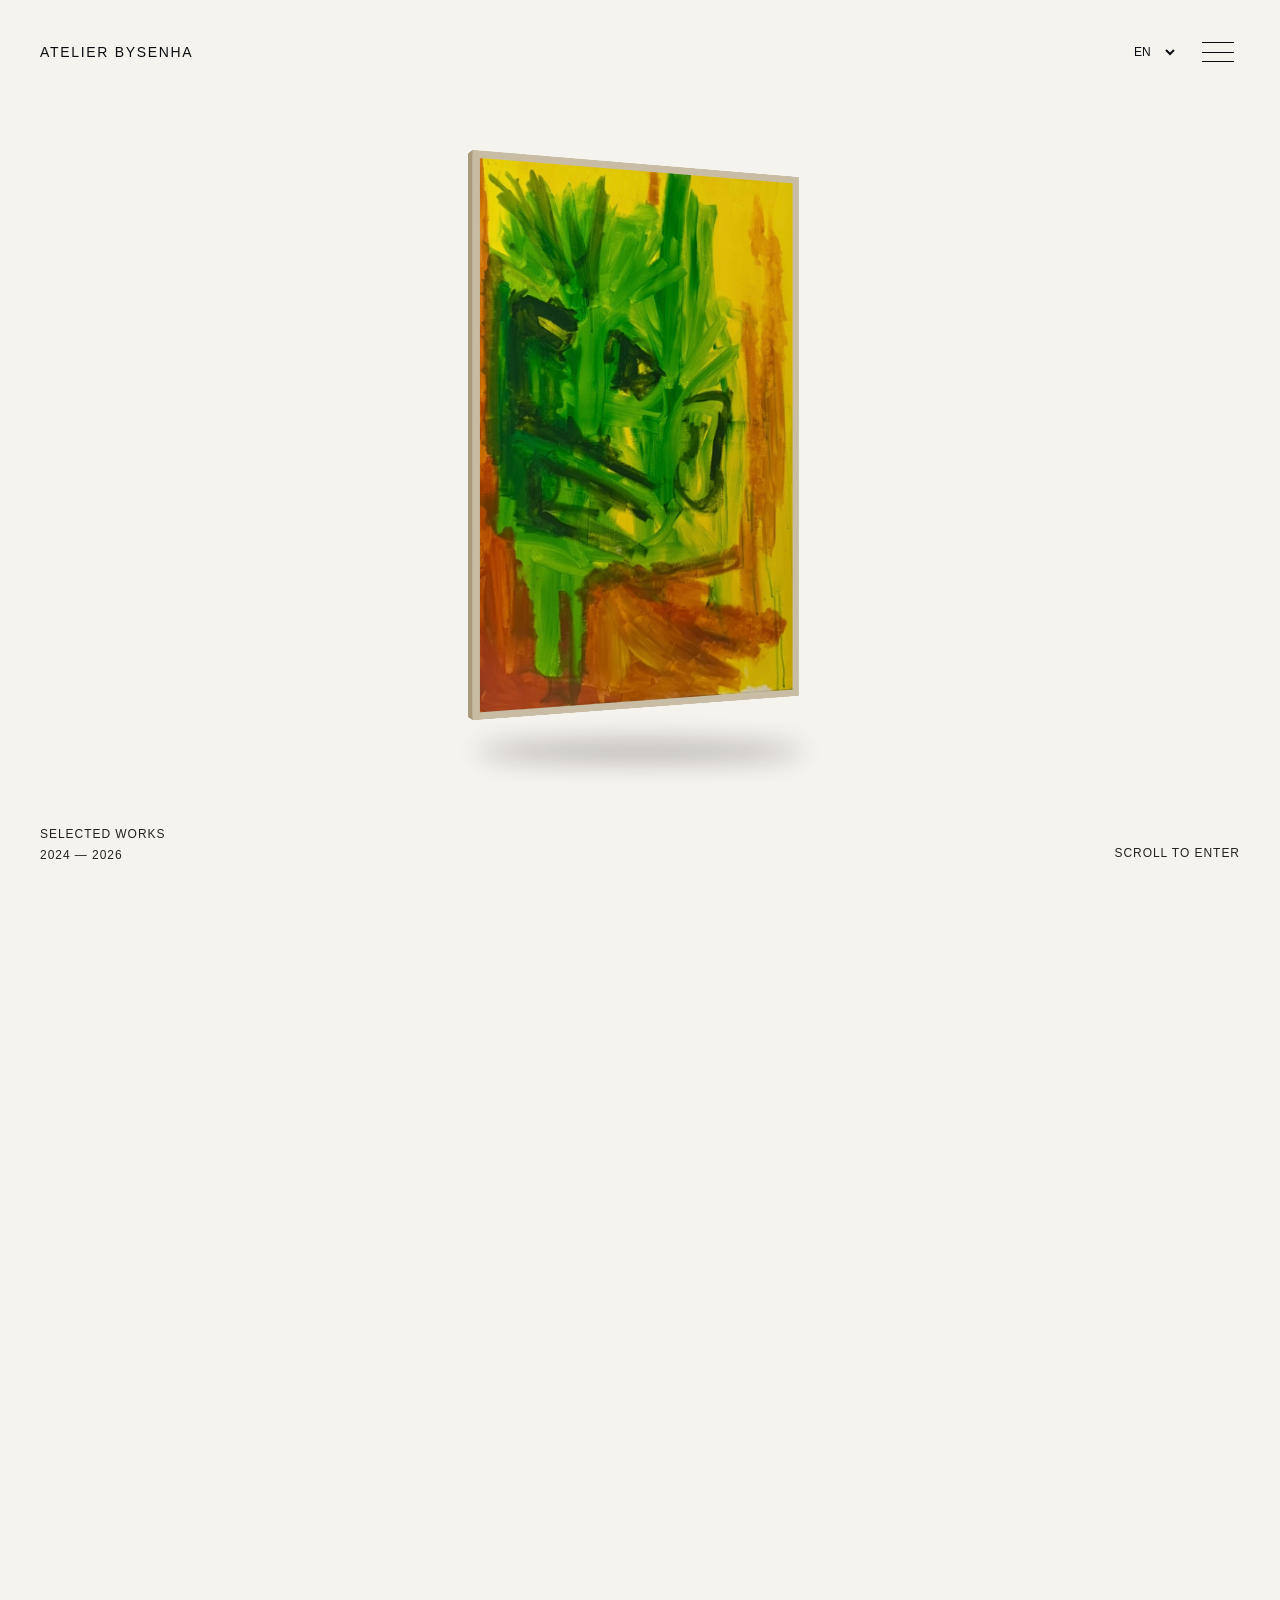
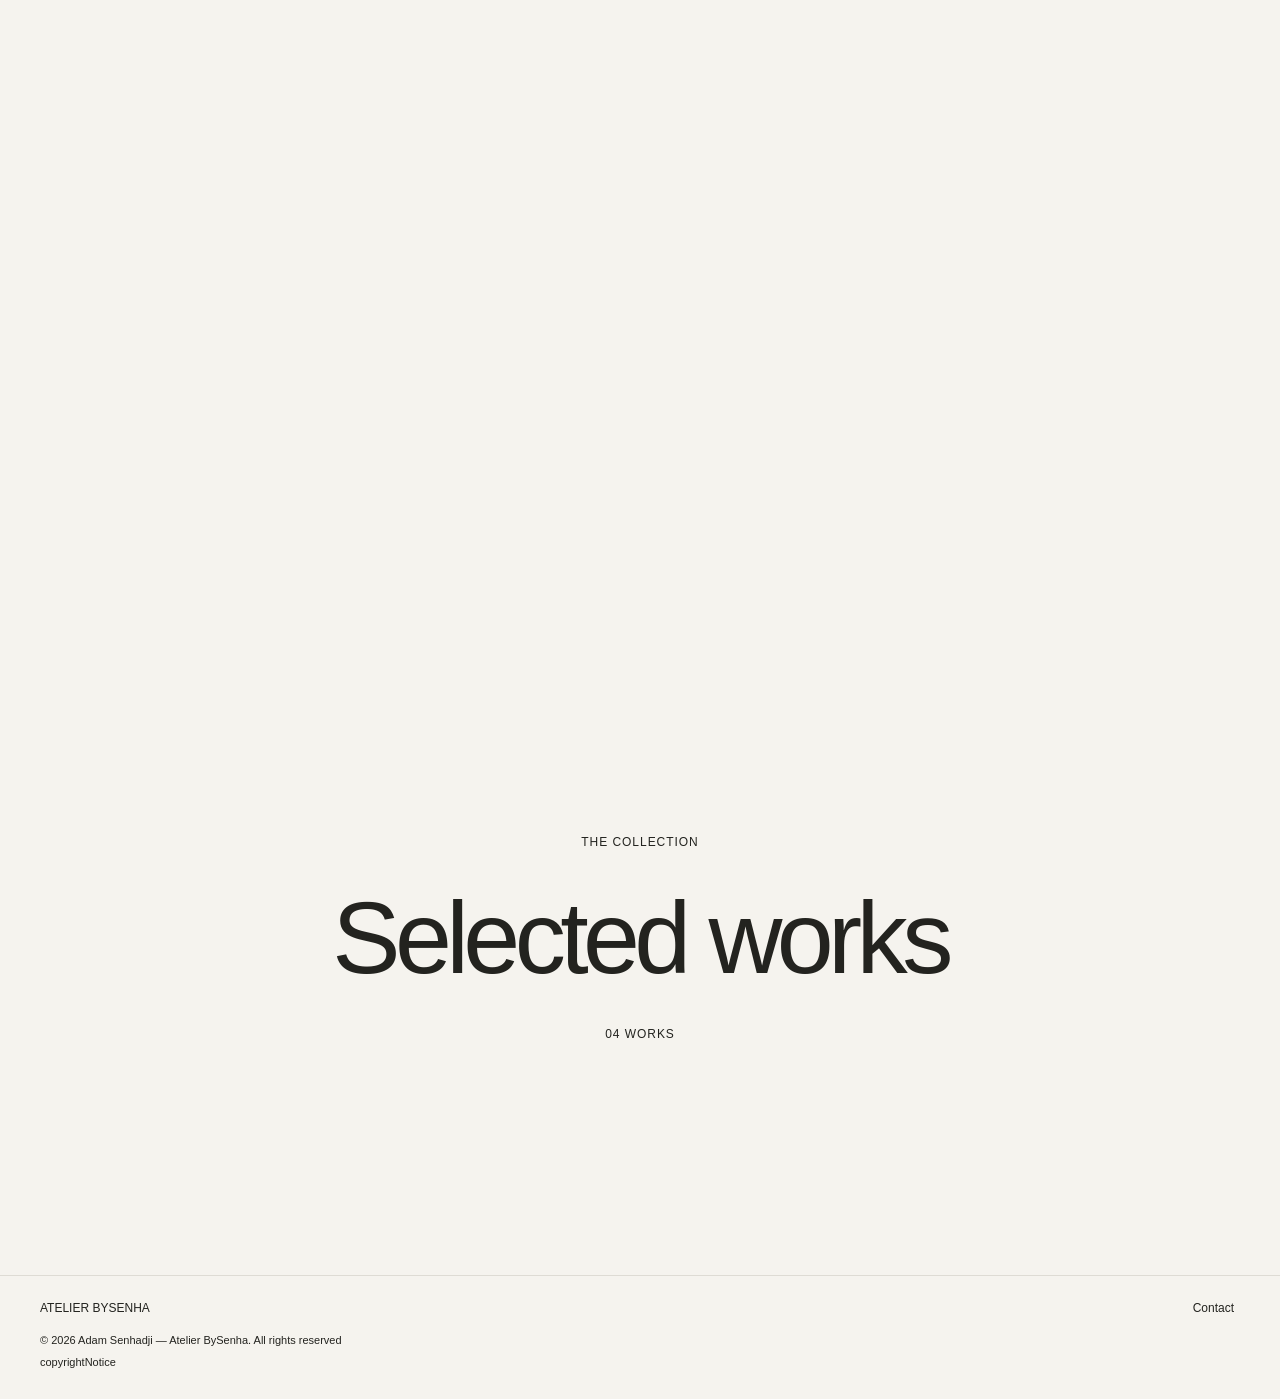
<file: index.html>
<!doctype html>
<html lang="en">
  <head>
    <meta charset="utf-8">
      <script>
        (() => {
          const repositoryPath = '/ATELIER_BYSENHA/';

          const siteRoot =
            location.pathname === '/ATELIER_BYSENHA' ||
            location.pathname.startsWith(repositoryPath)
              ? repositoryPath
              : '/';

          const base = document.createElement('base');
          base.href = location.origin + siteRoot;
          document.head.prepend(base);
        })();
      </script>
    <meta
      name="viewport"
      content="width=device-width, initial-scale=1"
    >

    <title>Atelier BySenha — Selected Works</title>

    <meta
      name="description"
      content="Selected paintings, material explorations and studio information."
    >

    <meta property="og:type" content="website">

    <meta
      property="og:title"
      content="Atelier BySenha — Selected Works"
    >

    <meta
      property="og:description"
      content="Selected paintings, material explorations and studio information."
    >

    <link rel="canonical" href="./">

    <link
      rel="icon"
      type="image/svg+xml"
      href="data:image/svg+xml,%3Csvg xmlns='http://www.w3.org/2000/svg' viewBox='0 0 32 32'%3E%3Crect width='32' height='32' fill='%23f5f3ee'/%3E%3Cpath d='M8 25L16 6L24 25M11 19H21' fill='none' stroke='%2323231f' stroke-width='2'/%3E%3C/svg%3E"
    >

    <link rel="stylesheet" href="style.css?v=4">
  </head>

  <body>
    <header>
      <a class="brand" href="./">ATELIER BYSENHA</a>

      <select
        id="language-select"
        class="language-select"
        aria-label="Language"
      >
        <option value="en">EN</option>
        <option value="fr">FR</option>
        <option value="zh">中文</option>
      </select>

      <button
        class="menu-toggle"
        aria-label="Open navigation"
        aria-haspopup="dialog"
        data-cursor="OPEN"
      >
        <span></span>
        <span></span>
        <span></span>
      </button>
    </header>

    <main></main>

    <!-- Navigation -->
    <dialog
      id="menu"
      class="overlay"
      aria-label="Navigation"
    >
      <button
        class="close"
        data-close
        aria-label="Close navigation"
      >
        ×
      </button>

      <nav class="menu-content">
        <a href="index/">Index</a>
        <a href="about/">About</a>
        <button data-contact>Contact</button>
      </nav>

      <div class="menu-foot small">
        SELECTED WORKS / 2024—2026
      </div>
    </dialog>

    <!-- Contact -->
    <dialog
      id="contact"
      class="overlay"
      aria-label="Studio contact"
    >
      <button
        class="close"
        data-close
        aria-label="Close contact"
      >
        ×
      </button>

      <div class="contact-painting" aria-hidden="true">
        <div class="contact-painting-float">
          <div class="contact-painting-spin">
            <div class="contact-painting-front">
              <img src="images/artwork-02.jpg" alt="">
            </div>
            <div class="contact-painting-back"></div>
            <div class="contact-edge contact-edge-left"></div>
            <div class="contact-edge contact-edge-right"></div>
            <div class="contact-edge contact-edge-top"></div>
            <div class="contact-edge contact-edge-bottom"></div>
          </div>
        </div>
      </div>

      <div class="contact-lines">
        <div>
          <p>EMAIL</p>

          <a href="mailto:adsen16@outlook.com">
            adsen16@outlook.com
          </a>
        </div>

        <div>
          <p>INSTAGRAM</p>

          <a
            href="https://www.instagram.com/atelierbysenha/"
            target="_blank"
            rel="noopener"
          >
            @AtelierBysenha
          </a>
        </div>

        <div>
          <p>LOCATION</p>

          <span class="location">
            Paris / New York / Nanjing
          </span>
        </div>
      </div>
    </dialog>

    <div class="cursor" aria-hidden="true"></div>

    <script src="app.js?v=4" defer></script>
  </body>
</html>
</file>
<file: style.css>
:root{--paper:#f5f3ee;--ink:#23231f}*{box-sizing:border-box}html{scroll-behavior:smooth}body{margin:0;background:var(--paper);color:var(--ink);font-family:Helvetica Neue,Helvetica,Arial,sans-serif;font-weight:400}a{color:inherit;text-decoration:none}button{font:inherit;color:inherit;border:0;background:none;cursor:pointer}button,a{touch-action:manipulation}a:focus-visible,button:focus-visible{outline:2px solid currentColor;outline-offset:8px}header{position:fixed;z-index:30;top:0;left:0;width:100%;display:flex;justify-content:space-between;align-items:center;padding:30px 40px;mix-blend-mode:difference;color:#fff}.brand{font-size:14px;letter-spacing:.12em}.menu-toggle{width:44px;height:44px;padding:12px 6px;display:flex;flex-direction:column;justify-content:space-between}.menu-toggle span{height:1px;background:currentColor;width:32px}.home{height:520vh}.stage{height:100svh;position:sticky;top:0;overflow:hidden;perspective:1400px}.floating{position:absolute;width:clamp(230px,29vw,470px);height:clamp(310px,39vw,620px);left:50%;top:47%;transform:translate(-50%,-50%);will-change:transform}.floating img{width:100%;height:100%;object-fit:cover;border:7px solid #c9bca4;box-shadow:5px 2px 0 #746d5e,8px 3px 0 #b7ac96}.floor-shadow{position:absolute;left:50%;top:82%;width:30vw;min-width:210px;height:22px;border-radius:50%;background:#3b332b;filter:blur(21px);opacity:.17;transform:translateX(-50%)}.intro-caption{position:absolute;bottom:35px;left:40px;font-size:12px;letter-spacing:.08em;line-height:1.7}.scroll-note{position:absolute;bottom:40px;right:40px;font-size:12px;letter-spacing:.08em}.scene{position:absolute;inset:0;opacity:0;pointer-events:none;overflow:hidden}.scene img{width:100%;height:100%;object-fit:cover;will-change:transform}.scene-label{position:absolute;bottom:70px;left:7vw;color:white;mix-blend-mode:difference}.scene-label h2{font-weight:400;font-size:clamp(24px,4vw,65px);margin:0 0 12px}.scene-label p{font-size:13px;line-height:1.8}.scene.visible{pointer-events:auto}.home-end{min-height:75vh;display:flex;align-items:center;justify-content:center;flex-direction:column;gap:30px}.large-link{font-size:clamp(44px,8vw,130px);font-weight:300;letter-spacing:-.055em}.small{font-size:12px;letter-spacing:.08em;text-transform:uppercase}.page{min-height:100svh;padding:150px 7vw 70px;animation:enter .7s both}.page-heading{font-size:clamp(50px,9vw,130px);font-weight:300;letter-spacing:-.065em;margin:0 0 75px}.index-grid{display:grid;grid-template-columns:1fr 1fr;gap:120px 12vw;align-items:start}.work:nth-child(even){margin-top:190px}.work:nth-child(3n){width:78%}.work img{width:100%;max-height:680px;object-fit:cover;display:block;transition:transform .8s}.work:hover img{transform:scale(1.025)}.work figcaption{display:flex;justify-content:space-between;font-size:13px;margin-top:18px}.work figure{margin:0}.detail{display:grid;grid-template-columns:minmax(0,1.8fr) 1fr;gap:9vw;align-items:center}.slider{height:70svh;position:relative;overflow:hidden;touch-action:pan-y;cursor:grab}.slide{width:100%;height:100%;display:none;object-fit:contain;animation:enter .65s}.slide.active{display:block}.interior{position:relative;background:#e5e1d8;height:100%;display:none;align-items:center;justify-content:center;overflow:hidden}.interior.active{display:flex}.interior:before{content:'';position:absolute;bottom:0;height:25%;width:100%;background:#b5a897;transform:skewY(-4deg);transform-origin:left}.interior img{height:53%;width:42%;object-fit:cover;box-shadow:10px 13px 20px #554d3830;border:5px solid #a6997c;position:relative;margin-top:-18%}.slider-controls{display:flex;justify-content:space-between;align-items:center;margin-top:20px;font-size:12px}.slider-controls button{padding:10px}.info h1{font-size:32px;font-weight:400;letter-spacing:-.035em;margin:0 0 25px}.info p{font-size:14px;line-height:1.8}.info .description{font-size:16px;line-height:1.7;margin-top:36px;max-width:330px}.next-work{display:flex;justify-content:space-between;align-items:center;margin-top:140px;padding-top:35px;border-top:1px solid #d9d6cf}.next-work img{width:130px;height:160px;object-fit:cover}.next-work h2{font-size:38px;font-weight:300}.about-layout{display:grid;grid-template-columns:1fr 1fr;gap:10vw;align-items:center}.about-image{width:100%;height:65vh;object-fit:cover;filter:grayscale(1)}.about-text h1{font-size:clamp(36px,5vw,70px);font-weight:300;letter-spacing:-.04em}.about-text p{font-size:16px;line-height:1.8;max-width:430px}.overlay{border:0;padding:0;width:100vw;max-width:none;height:100svh;max-height:none;background:var(--paper);color:var(--ink)}.overlay::backdrop{background:#f5f3eee8}.overlay[open]{animation:enter .55s both}.close{position:absolute;right:40px;top:35px;width:44px;height:44px;font-size:30px;font-weight:200;z-index:3}.menu-content{height:100%;display:flex;flex-direction:column;justify-content:center;padding:8vw}.menu-content a,.menu-content button{text-align:left;width:max-content;font-size:clamp(55px,10vw,145px);font-weight:300;letter-spacing:-.06em;line-height:1.25;transition:opacity .3s}.menu-content a:hover,.menu-content button:hover{opacity:.45}.menu-foot{position:absolute;bottom:35px;left:8vw}.contact-art{position:absolute;width:33vw;height:64vh;object-fit:cover;top:18%;left:34%;transform:rotate(-5deg);animation:contact-in 1s both}.contact-lines{position:relative;z-index:2;margin:22vh 8vw;display:flex;flex-direction:column;gap:45px}.contact-lines div{animation:enter .8s both}.contact-lines div:nth-child(2){animation-delay:.1s}.contact-lines div:nth-child(3){animation-delay:.2s}.contact-lines p{font-size:12px;letter-spacing:.1em}.contact-lines a,.contact-lines .location{font-size:clamp(22px,4vw,58px);letter-spacing:-.03em;background:var(--paper);padding:4px 10px 4px 0}.cursor{position:fixed;top:0;left:0;z-index:100;pointer-events:none;border:1px solid currentColor;min-width:16px;height:16px;border-radius:50%;display:flex;align-items:center;justify-content:center;font-size:10px;transform:translate(-50%,-50%);color:#fff;mix-blend-mode:difference;transition:width .2s,height .2s}.cursor.label{width:58px;height:58px}footer{display:flex;justify-content:space-between;padding:35px 40px;font-size:12px;border-top:1px solid #dedbd4}::view-transition-old(root){animation:enter .5s reverse}::view-transition-new(root){animation:enter .6s}@keyframes enter{from{opacity:0;transform:translateY(20px)}to{opacity:1;transform:translateY(0)}}@keyframes contact-in{from{opacity:0;transform:translateY(70px) rotate(-12deg) scale(.85)}to{opacity:1;transform:rotate(-5deg)}}@media(pointer:coarse){.cursor{display:none}}@media(max-width:700px){header{padding:20px}.intro-caption{left:20px;bottom:25px}.scroll-note{right:20px;bottom:30px}.floating{width:58vw;height:77vw}.page{padding:120px 22px 50px}.index-grid{gap:65px 22px}.work:nth-child(even){margin-top:90px}.work:nth-child(3n){width:100%}.work figcaption{font-size:12px;gap:8px;flex-direction:column}.detail,.about-layout{grid-template-columns:1fr;gap:45px}.slider{height:58svh}.info .description{max-width:none}.next-work{margin-top:80px}.contact-art{width:62vw;height:55vh;left:25%;top:23%;opacity:.65}.contact-lines{margin:24vh 7vw}.close{right:20px;top:20px}.about-image{height:50vh}footer{padding:25px 20px;gap:20px}.scene-label{bottom:50px}.home{height:420vh}}@media(prefers-reduced-motion:reduce){html{scroll-behavior:auto}*,*:before,*:after{animation:none!important;transition:none!important}.cursor{display:none}.home{height:auto}.stage{position:relative;height:90svh}.scene{display:none}.floor-shadow{display:none}}

/* The opening work is a shallow, two-sided physical object. */
.floating{transform-style:preserve-3d}.painting-object{width:100%;height:100%;position:relative;transform-style:preserve-3d;will-change:transform}.painting-face{position:absolute;inset:0;backface-visibility:hidden}.painting-front{transform:translateZ(9px)}.painting-front img{display:block;box-shadow:none}.painting-back{transform:rotateY(180deg) translateZ(9px);background:#c6b99e;border:7px solid #9f9176;box-shadow:inset 0 0 35px #796c4b25}.painting-edge{position:absolute;background:#a99a7e;backface-visibility:visible}.edge-left,.edge-right{width:18px;height:100%;top:0}.edge-left{left:0;transform:translateX(-50%) rotateY(90deg)}.edge-right{right:0;transform:translateX(50%) rotateY(90deg)}.edge-top,.edge-bottom{width:100%;height:18px;left:0;background:#c7b99e}.edge-top{top:0;transform:translateY(-50%) rotateX(90deg)}.edge-bottom{bottom:0;transform:translateY(50%) rotateX(90deg)}

/* Scroll from the image into a quiet gallery wall. */
.floor-shadow {
  min-width: 0;
  height: 26px;
  filter: blur(14px);
  transform-origin: center;
  will-change: transform, opacity;
}
.scene{background:#eeece6}.wall-artwork{position:absolute;left:50%;top:46%;width:clamp(230px,29vw,470px);height:clamp(310px,39vw,620px);transform:translate(-50%,-50%);will-change:transform;box-shadow:9px 13px 19px #4c443b30,2px 3px 3px #4c443b25}.wall-artwork img{display:block;width:100%;height:100%;object-fit:cover;border:7px solid #c9bca4}.scene-label{color:#23231f;mix-blend-mode:normal;left:40px;bottom:35px}.scene-label h2{font-size:19px;letter-spacing:-.02em;margin-bottom:8px}.scene-label p{font-size:12px;line-height:1.6;margin:0}@media(max-width:700px){.wall-artwork{width:58vw;height:77vw}.scene-label{left:20px;bottom:25px}}


:root{--paper:#f5f3ee;--ink:#23231f}*{box-sizing:border-box}html{scroll-behavior:smooth}body{margin:0;background:var(--paper);color:var(--ink);font-family:Helvetica Neue,Helvetica,Arial,sans-serif;font-weight:400}a{color:inherit;text-decoration:none}button{font:inherit;color:inherit;border:0;background:none;cursor:pointer}button,a{touch-action:manipulation}a:focus-visible,button:focus-visible{outline:2px solid currentColor;outline-offset:8px}header{position:fixed;z-index:30;top:0;left:0;width:100%;display:flex;justify-content:space-between;align-items:center;padding:30px 40px;mix-blend-mode:difference;color:#fff}.brand{font-size:14px;letter-spacing:.12em}.menu-toggle{width:44px;height:44px;padding:12px 6px;display:flex;flex-direction:column;justify-content:space-between}.menu-toggle span{height:1px;background:currentColor;width:32px}.home{height:520vh}.stage{height:100svh;position:sticky;top:0;overflow:hidden;perspective:1400px}.floating{position:absolute;width:clamp(230px,29vw,470px);height:clamp(310px,39vw,620px);left:50%;top:47%;transform:translate(-50%,-50%);will-change:transform}.floating img{width:100%;height:100%;object-fit:cover;border:7px solid #c9bca4;box-shadow:5px 2px 0 #746d5e,8px 3px 0 #b7ac96}.floor-shadow{position:absolute;left:50%;top:82%;width:30vw;min-width:210px;height:22px;border-radius:50%;background:#3b332b;filter:blur(21px);opacity:.17;transform:translateX(-50%)}.intro-caption{position:absolute;bottom:35px;left:40px;font-size:12px;letter-spacing:.08em;line-height:1.7}.scroll-note{position:absolute;bottom:40px;right:40px;font-size:12px;letter-spacing:.08em}.scene{position:absolute;inset:0;opacity:0;pointer-events:none;overflow:hidden}.scene img{width:100%;height:100%;object-fit:cover;will-change:transform}.scene-label{position:absolute;bottom:70px;left:7vw;color:white;mix-blend-mode:difference}.scene-label h2{font-weight:400;font-size:clamp(24px,4vw,65px);margin:0 0 12px}.scene-label p{font-size:13px;line-height:1.8}.scene.visible{pointer-events:auto}.home-end{min-height:75vh;display:flex;align-items:center;justify-content:center;flex-direction:column;gap:30px}.large-link{font-size:clamp(44px,8vw,130px);font-weight:300;letter-spacing:-.055em}.small{font-size:12px;letter-spacing:.08em;text-transform:uppercase}.page{min-height:100svh;padding:150px 7vw 70px;animation:enter .7s both}.page-heading{font-size:clamp(50px,9vw,130px);font-weight:300;letter-spacing:-.065em;margin:0 0 75px}.index-grid{display:grid;grid-template-columns:1fr 1fr;gap:120px 12vw;align-items:start}.work:nth-child(even){margin-top:190px}.work:nth-child(3n){width:78%}.work img{width:100%;max-height:680px;object-fit:cover;display:block;transition:transform .8s}.work:hover img{transform:scale(1.025)}.work figcaption{display:flex;justify-content:space-between;font-size:13px;margin-top:18px}.work figure{margin:0}.detail{display:grid;grid-template-columns:minmax(0,1.8fr) 1fr;gap:9vw;align-items:center}.slider{height:70svh;position:relative;overflow:hidden;touch-action:pan-y;cursor:grab}.slide{width:100%;height:100%;display:none;object-fit:contain;animation:enter .65s}.slide.active{display:block}.interior{position:relative;background:#e5e1d8;height:100%;display:none;align-items:center;justify-content:center;overflow:hidden}.interior.active{display:flex}.interior:before{content:'';position:absolute;bottom:0;height:25%;width:100%;background:#b5a897;transform:skewY(-4deg);transform-origin:left}.interior img{height:53%;width:42%;object-fit:cover;box-shadow:10px 13px 20px #554d3830;border:5px solid #a6997c;position:relative;margin-top:-18%}.slider-controls{display:flex;justify-content:space-between;align-items:center;margin-top:20px;font-size:12px}.slider-controls button{padding:10px}.info h1{font-size:32px;font-weight:400;letter-spacing:-.035em;margin:0 0 25px}.info p{font-size:14px;line-height:1.8}.info .description{font-size:16px;line-height:1.7;margin-top:36px;max-width:330px}.next-work{display:flex;justify-content:space-between;align-items:center;margin-top:140px;padding-top:35px;border-top:1px solid #d9d6cf}.next-work img{width:130px;height:160px;object-fit:cover}.next-work h2{font-size:38px;font-weight:300}.about-layout{display:grid;grid-template-columns:1fr 1fr;gap:10vw;align-items:center}.about-image{width:100%;height:65vh;object-fit:cover;filter:grayscale(1)}.about-text h1{font-size:clamp(36px,5vw,70px);font-weight:300;letter-spacing:-.04em}.about-text p{font-size:16px;line-height:1.8;max-width:430px}.overlay{border:0;padding:0;width:100vw;max-width:none;height:100svh;max-height:none;background:var(--paper);color:var(--ink)}.overlay::backdrop{background:#f5f3eee8}.overlay[open]{animation:enter .55s both}.close{position:absolute;right:40px;top:35px;width:44px;height:44px;font-size:30px;font-weight:200;z-index:3}.menu-content{height:100%;display:flex;flex-direction:column;justify-content:center;padding:8vw}.menu-content a,.menu-content button{text-align:left;width:max-content;font-size:clamp(55px,10vw,145px);font-weight:300;letter-spacing:-.06em;line-height:1.25;transition:opacity .3s}.menu-content a:hover,.menu-content button:hover{opacity:.45}.menu-foot{position:absolute;bottom:35px;left:8vw}.contact-art{position:absolute;width:33vw;height:64vh;object-fit:cover;top:18%;left:34%;transform:rotate(-5deg);animation:contact-in 1s both}.contact-lines{position:relative;z-index:2;margin:22vh 8vw;display:flex;flex-direction:column;gap:45px}.contact-lines div{animation:enter .8s both}.contact-lines div:nth-child(2){animation-delay:.1s}.contact-lines div:nth-child(3){animation-delay:.2s}.contact-lines p{font-size:12px;letter-spacing:.1em}.contact-lines a,.contact-lines .location{font-size:clamp(22px,4vw,58px);letter-spacing:-.03em;background:var(--paper);padding:4px 10px 4px 0}.cursor{position:fixed;top:0;left:0;z-index:100;pointer-events:none;border:1px solid currentColor;min-width:16px;height:16px;border-radius:50%;display:flex;align-items:center;justify-content:center;font-size:10px;transform:translate(-50%,-50%);color:#fff;mix-blend-mode:difference;transition:width .2s,height .2s}.cursor.label{width:58px;height:58px}footer{display:flex;justify-content:space-between;padding:35px 40px;font-size:12px;border-top:1px solid #dedbd4}::view-transition-old(root){animation:enter .5s reverse}::view-transition-new(root){animation:enter .6s}@keyframes enter{from{opacity:0;transform:translateY(20px)}to{opacity:1;transform:translateY(0)}}@keyframes contact-in{from{opacity:0;transform:translateY(70px) rotate(-12deg) scale(.85)}to{opacity:1;transform:rotate(-5deg)}}@media(pointer:coarse){.cursor{display:none}}@media(max-width:700px){header{padding:20px}.intro-caption{left:20px;bottom:25px}.scroll-note{right:20px;bottom:30px}.floating{width:58vw;height:77vw}.page{padding:120px 22px 50px}.index-grid{gap:65px 22px}.work:nth-child(even){margin-top:90px}.work:nth-child(3n){width:100%}.work figcaption{font-size:12px;gap:8px;flex-direction:column}.detail,.about-layout{grid-template-columns:1fr;gap:45px}.slider{height:58svh}.info .description{max-width:none}.next-work{margin-top:80px}.contact-art{width:62vw;height:55vh;left:25%;top:23%;opacity:.65}.contact-lines{margin:24vh 7vw}.close{right:20px;top:20px}.about-image{height:50vh}footer{padding:25px 20px;gap:20px}.scene-label{bottom:50px}.home{height:420vh}}@media(prefers-reduced-motion:reduce){html{scroll-behavior:auto}*,*:before,*:after{animation:none!important;transition:none!important}.cursor{display:none}.home{height:auto}.stage{position:relative;height:90svh}.scene{display:none}.floor-shadow{display:none}}

/* The opening work is a shallow, two-sided physical object. */
.floating{transform-style:preserve-3d}.painting-object{width:100%;height:100%;position:relative;transform-style:preserve-3d;will-change:transform}.painting-face{position:absolute;inset:0;backface-visibility:hidden}.painting-front{transform:translateZ(9px)}.painting-front img{display:block;box-shadow:none}.painting-back{transform:rotateY(180deg) translateZ(9px);background:#c6b99e;border:7px solid #9f9176;box-shadow:inset 0 0 35px #796c4b25}.painting-edge{position:absolute;background:#a99a7e;backface-visibility:visible}.edge-left,.edge-right{width:18px;height:100%;top:0}.edge-left{left:0;transform:translateX(-50%) rotateY(90deg)}.edge-right{right:0;transform:translateX(50%) rotateY(90deg)}.edge-top,.edge-bottom{width:100%;height:18px;left:0;background:#c7b99e}.edge-top{top:0;transform:translateY(-50%) rotateX(90deg)}.edge-bottom{bottom:0;transform:translateY(50%) rotateX(90deg)}

/* Scroll from the image into a quiet gallery wall. */
.floor-shadow {
  min-width: 0;
  height: 26px;
  filter: blur(14px);
  transform-origin: center;
  will-change: transform, opacity;
}
.scene{background:#eeece6}.wall-artwork{position:absolute;left:50%;top:46%;width:clamp(230px,29vw,470px);height:clamp(310px,39vw,620px);transform:translate(-50%,-50%);will-change:transform;box-shadow:9px 13px 19px #4c443b30,2px 3px 3px #4c443b25}.wall-artwork img{display:block;width:100%;height:100%;object-fit:cover;border:7px solid #c9bca4}.scene-label{color:#23231f;mix-blend-mode:normal;left:40px;bottom:35px}.scene-label h2{font-size:19px;letter-spacing:-.02em;margin-bottom:8px}.scene-label p{font-size:12px;line-height:1.6;margin:0}@media(max-width:700px){.wall-artwork{width:58vw;height:77vw}.scene-label{left:20px;bottom:25px}}


/* Contact painting */
#contact {
  isolation: isolate;
}

#contact .contact-painting {
  position: absolute;
  top: 50%;
  left: 55%;
  width: min(28vw, 320px);
  perspective: 1400px;
  transform: translate(-50%, -50%);
  pointer-events: none;
  user-select: none;
  z-index: 0;
}

#contact .contact-painting-float {
  transform-style: preserve-3d;
  animation: contact-float 8s ease-in-out infinite;
}

#contact .contact-painting-spin {
  position: relative;
  transform-style: preserve-3d;
  animation: contact-turn 40s linear infinite;
}

#contact .contact-painting-front {
  position: relative;
  transform: translateZ(3px);
  backface-visibility: hidden;
}

#contact .contact-painting-front img {
  display: block;
  width: 100%;
  height: auto;
  border: 7px solid #c9bca4;
}

#contact .contact-painting-back {
  position: absolute;
  inset: 0;
  background: #c6b99e;
  border: 7px solid #9f9176;
  transform: rotateY(180deg) translateZ(3px);
  backface-visibility: hidden;
}

#contact .contact-lines {
  position: relative;
  z-index: 2;
}

@keyframes contact-turn {
  from {
    transform: rotateY(0deg);
  }

  to {
    transform: rotateY(360deg);
  }
}

@keyframes contact-float {
  0%, 100% {
    transform: translateY(0);
  }

  50% {
    transform: translateY(-14px);
  }
}

@media (max-width: 700px) {
  #contact .contact-painting {
    left: 60%;
    width: min(45vw, 240px);
  }
}

@media (prefers-reduced-motion: reduce) {
  #contact .contact-painting-float,
  #contact .contact-painting-spin {
    animation: none;
  }
}

/* Contact painting edges — 6px thick */
#contact .contact-edge {
  position: absolute;
  background: #a99a7e;
  backface-visibility: visible;
  pointer-events: none;
}

#contact .contact-edge-left,
#contact .contact-edge-right {
  top: 0;
  width: 6px;
  height: 100%;
}

#contact .contact-edge-left {
  left: 0;
  transform: translateX(-50%) rotateY(90deg);
}

#contact .contact-edge-right {
  right: 0;
  transform: translateX(50%) rotateY(90deg);
}

#contact .contact-edge-top,
#contact .contact-edge-bottom {
  left: 0;
  width: 100%;
  height: 6px;
  background: #c7b99e;
}

#contact .contact-edge-top {
  top: 0;
  transform: translateY(-50%) rotateX(90deg);
}

#contact .contact-edge-bottom {
  bottom: 0;
  transform: translateY(50%) rotateX(90deg);
}

/* Language selector */
header .language-select {
  margin-left: auto;
  margin-right: 18px;
  padding: 8px 4px;

  color: inherit;
  background: transparent;
  border: none;

  font: inherit;
  font-size: 12px;
  cursor: pointer;
}

header .language-select option {
  color: #23231f;
  background: #f5f3ee;
}

header .language-select:focus-visible {
  outline: 2px solid currentColor;
  outline-offset: 4px;
}

/* Fonts suitable for Simplified Chinese */
html[lang="zh"] body {
  font-family:
    "PingFang SC",
    "Microsoft YaHei",
    "Noto Sans CJK SC",
    sans-serif;
}

html[lang="zh"] .small,
html[lang="zh"] .large-link,
html[lang="zh"] .page-heading,
html[lang="zh"] .menu-content a,
html[lang="zh"] .menu-content button {
  letter-spacing: normal;
}

@media (max-width: 700px) {
  header .language-select {
    margin-right: 10px;
  }

  html[lang="zh"] .contact-lines a,
  html[lang="zh"] .contact-lines .location {
    overflow-wrap: anywhere;
  }
}

/* Lower the About portrait slightly. */
.about-image {
  transform: translateY(40px);
}

/* Keep the mobile layout unchanged. */
@media (max-width: 700px) {
  .about-image {
    transform: none;
  }
}

/* Keep the image and its text vertically centered. */
.detail {
  align-items: center;
}

/* Give the text and inquiry the same width. */
.detail .info {
  width: 100%;
  max-width: 330px;
}

.detail .info .description {
  max-width: 100%;
}


.detail .info button[data-contact],
.detail .info .sold-label {
  display: block;
  width: 100%;
  margin: 24px 0 0;
  padding: 0;
  text-align: left;
}

@media (max-width: 700px) {
  /* Stable viewport while the browser toolbar appears/disappears. */
  .stage {
    height: 100svh;
  }

  /* Leave space beneath the opening painting. */
  .floating {
    top: 43%;
  }

  .floor-shadow {
    top: 74%;
  }

  /* Keep the entry instructions visible above the screen edge. */
  .intro-caption {
    left: 20px;
    bottom: calc(24px + env(safe-area-inset-bottom, 0px));
    font-size: 10px;
    max-width: 42%;
  }

  .scroll-note {
    right: 20px;
    bottom: calc(28px + env(safe-area-inset-bottom, 0px));
    font-size: 10px;
    max-width: 45%;
    text-align: right;
  }

  /* Comfortable slider controls for fingers. */
  .slider-controls button {
    min-height: 44px;
    min-width: 44px;
  }

  /* Allow natural vertical scrolling when touching the slider. */
  .slider {
    touch-action: pan-y pinch-zoom;
  }
}

/* The custom cursor is unnecessary on touch devices. */
@media (hover: none) and (pointer: coarse) {
  .cursor {
    display: none;
  }
}

#menu .menu-content > a,
#menu .menu-content > button {
  display: block;
  box-sizing: border-box;
  width: 100%;
  margin: 0;
  padding: 0;
  border: 0;
  text-align: left;
  text-indent: 0;
}

#menu .menu-content > button {
  appearance: none;
  -webkit-appearance: none;
}

footer.site-footer {
  display: block;
  padding: 24px 40px;
}

.site-footer .footer-main {
  display: flex;
  justify-content: space-between;
  align-items: center;
  gap: 20px;
}

.site-footer .footer-copyright {
  max-width: 760px;
  margin-top: 16px;
  color: var(--ink);
  font-size: 11px;
  line-height: 1.6;
}

.site-footer .footer-copyright p {
  margin: 4px 0;
}

@media (max-width: 700px) {
  footer.site-footer {
    padding: 20px;
  }
}
</file>
